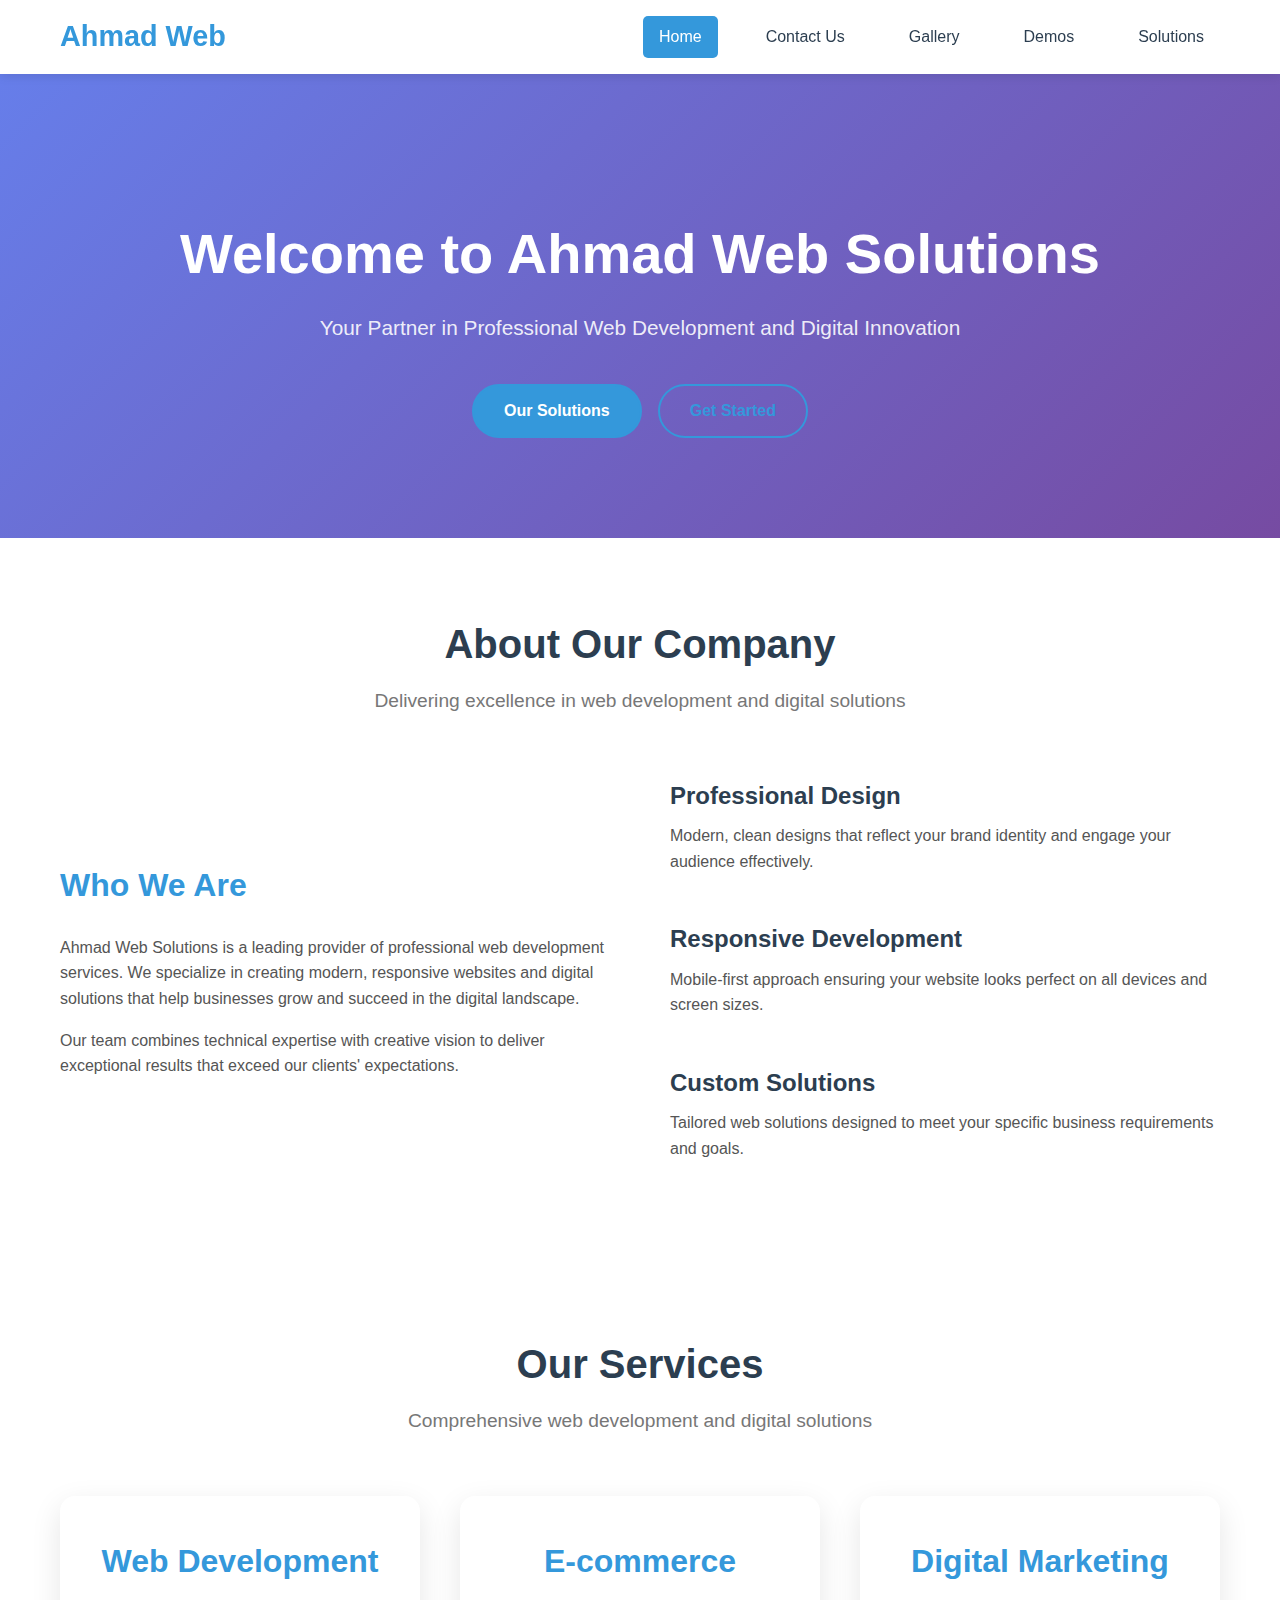
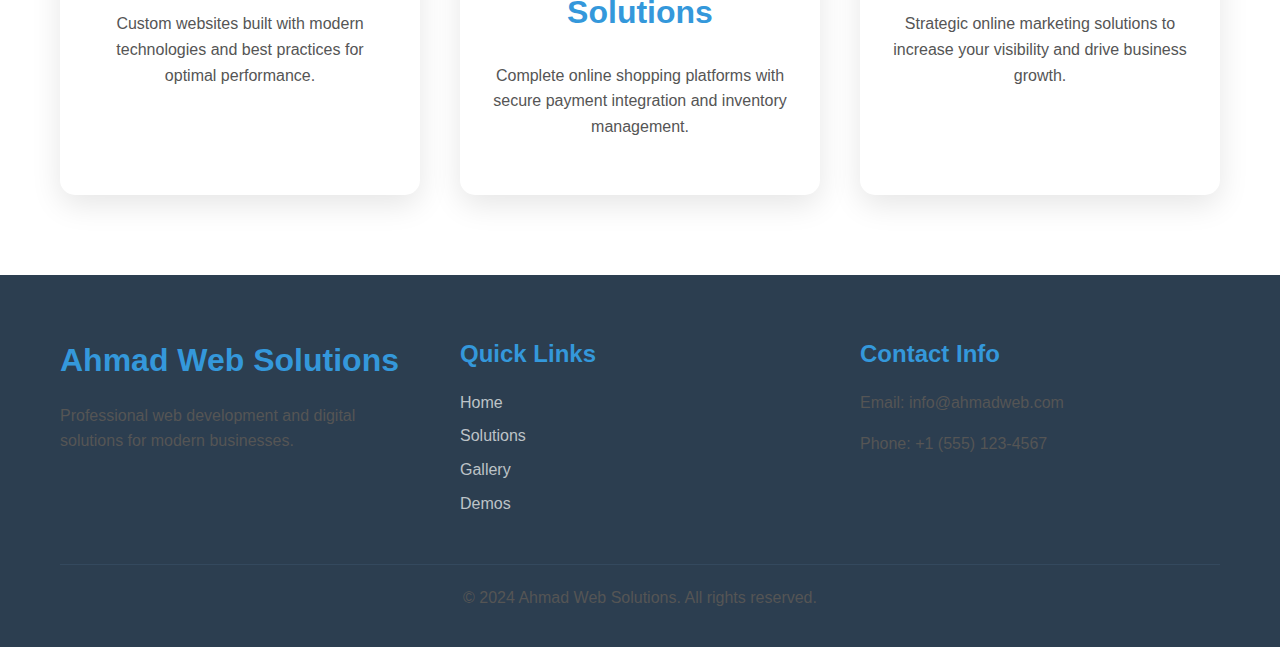
<file: index.html>
<!DOCTYPE html>
<html lang="en">
<head>
    <meta charset="UTF-8">
    <meta name="viewport" content="width=device-width, initial-scale=1.0">
    <title>Ahmad Web Solutions - Professional Web Development</title>
    <meta name="description" content="Professional web development and digital solutions for your business needs">
    <link rel="stylesheet" href="css/style.css">
</head>
<body>
    <nav class="navbar">
        <div class="nav-container">
            <div class="nav-logo">
                <h2>Ahmad Web</h2>
            </div>
            <div class="nav-menu">
                <a href="index.html" class="nav-link active">Home</a>
                <a href="contact.html" class="nav-link">Contact Us</a>
                <a href="gallery.html" class="nav-link">Gallery</a>
                <a href="demos.html" class="nav-link">Demos</a>
                <a href="solutions.html" class="nav-link">Solutions</a>
            </div>
            <div class="hamburger">
                <span></span>
                <span></span>
                <span></span>
            </div>
        </div>
    </nav>

    <header class="hero">
        <div class="hero-content">
            <h1>Welcome to Ahmad Web Solutions</h1>
            <p>Your Partner in Professional Web Development and Digital Innovation</p>
            <div class="hero-buttons">
                <a href="solutions.html" class="btn btn-primary">Our Solutions</a>
                <a href="contact.html" class="btn btn-secondary">Get Started</a>
            </div>
        </div>
    </header>

    <section class="about">
        <div class="container">
            <div class="section-header">
                <h2>About Our Company</h2>
                <p>Delivering excellence in web development and digital solutions</p>
            </div>
            <div class="about-content">
                <div class="about-text">
                    <h3>Who We Are</h3>
                    <p>Ahmad Web Solutions is a leading provider of professional web development services. We specialize in creating modern, responsive websites and digital solutions that help businesses grow and succeed in the digital landscape.</p>
                    <p>Our team combines technical expertise with creative vision to deliver exceptional results that exceed our clients' expectations.</p>
                </div>
                <div class="about-features">
                    <div class="feature">
                        <h4>Professional Design</h4>
                        <p>Modern, clean designs that reflect your brand identity and engage your audience effectively.</p>
                    </div>
                    <div class="feature">
                        <h4>Responsive Development</h4>
                        <p>Mobile-first approach ensuring your website looks perfect on all devices and screen sizes.</p>
                    </div>
                    <div class="feature">
                        <h4>Custom Solutions</h4>
                        <p>Tailored web solutions designed to meet your specific business requirements and goals.</p>
                    </div>
                </div>
            </div>
        </div>
    </section>

    <section class="services-preview">
        <div class="container">
            <div class="section-header">
                <h2>Our Services</h2>
                <p>Comprehensive web development and digital solutions</p>
            </div>
            <div class="services-grid">
                <div class="service-card">
                    <h3>Web Development</h3>
                    <p>Custom websites built with modern technologies and best practices for optimal performance.</p>
                </div>
                <div class="service-card">
                    <h3>E-commerce Solutions</h3>
                    <p>Complete online shopping platforms with secure payment integration and inventory management.</p>
                </div>
                <div class="service-card">
                    <h3>Digital Marketing</h3>
                    <p>Strategic online marketing solutions to increase your visibility and drive business growth.</p>
                </div>
            </div>
        </div>
    </section>

    <footer class="footer">
        <div class="container">
            <div class="footer-content">
                <div class="footer-section">
                    <h3>Ahmad Web Solutions</h3>
                    <p>Professional web development and digital solutions for modern businesses.</p>
                </div>
                <div class="footer-section">
                    <h4>Quick Links</h4>
                    <ul>
                        <li><a href="index.html">Home</a></li>
                        <li><a href="solutions.html">Solutions</a></li>
                        <li><a href="gallery.html">Gallery</a></li>
                        <li><a href="demos.html">Demos</a></li>
                    </ul>
                </div>
                <div class="footer-section">
                    <h4>Contact Info</h4>
                    <p>Email: info@ahmadweb.com</p>
                    <p>Phone: +1 (555) 123-4567</p>
                </div>
            </div>
            <div class="footer-bottom">
                <p>&copy; 2024 Ahmad Web Solutions. All rights reserved.</p>
            </div>
        </div>
    </footer>

    <script src="js/main.js"></script>
</body>
</html>
</file>
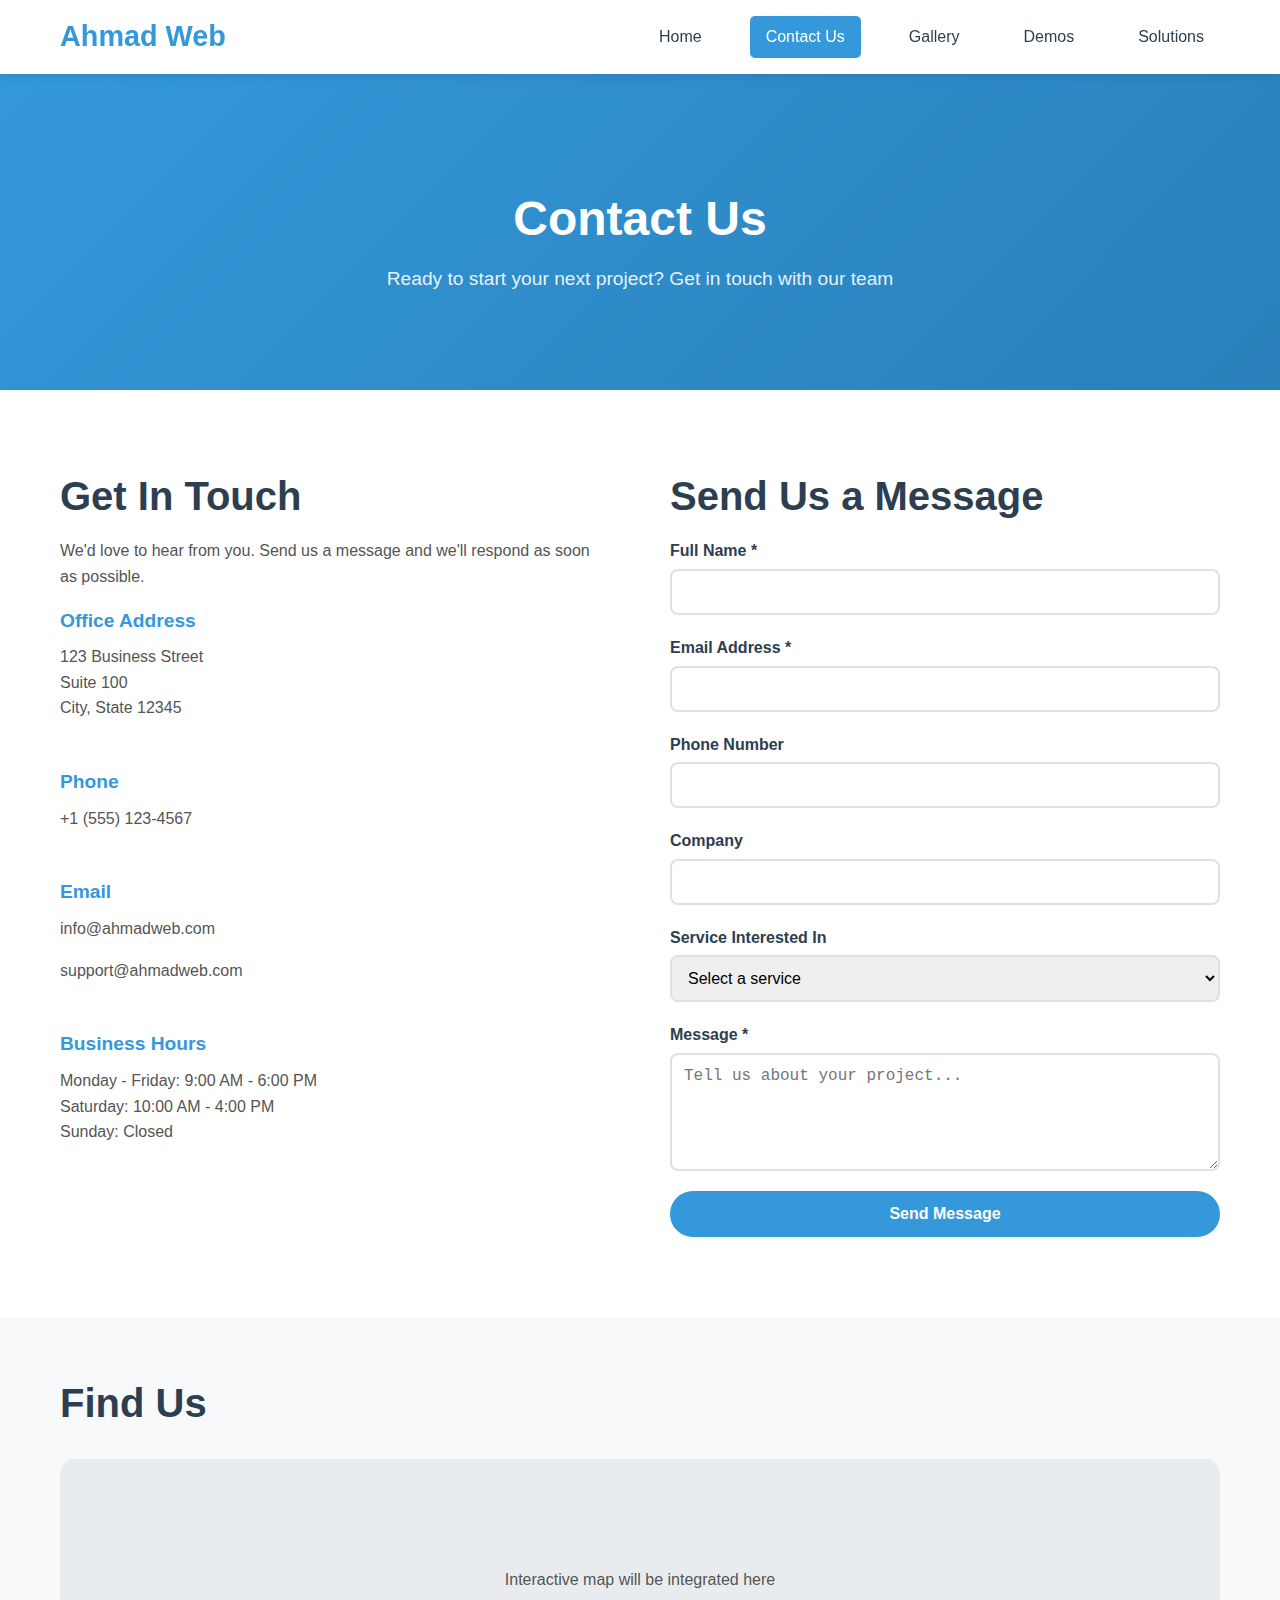
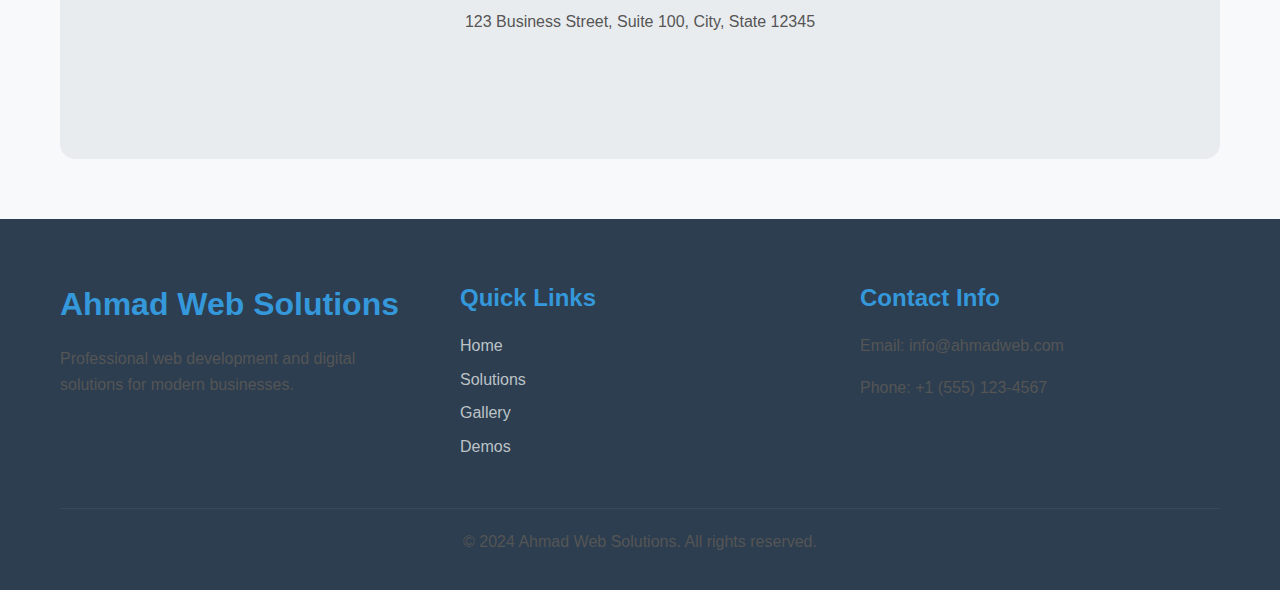
<file: contact.html>
<!DOCTYPE html>
<html lang="en">
<head>
    <meta charset="UTF-8">
    <meta name="viewport" content="width=device-width, initial-scale=1.0">
    <title>Contact Us - Ahmad Web Solutions</title>
    <meta name="description" content="Get in touch with Ahmad Web Solutions for your web development needs">
    <link rel="stylesheet" href="css/style.css">
</head>
<body>
    <nav class="navbar">
        <div class="nav-container">
            <div class="nav-logo">
                <h2>Ahmad Web</h2>
            </div>
            <div class="nav-menu">
                <a href="index.html" class="nav-link">Home</a>
                <a href="contact.html" class="nav-link active">Contact Us</a>
                <a href="gallery.html" class="nav-link">Gallery</a>
                <a href="demos.html" class="nav-link">Demos</a>
                <a href="solutions.html" class="nav-link">Solutions</a>
            </div>
            <div class="hamburger">
                <span></span>
                <span></span>
                <span></span>
            </div>
        </div>
    </nav>

    <div class="page-header">
        <div class="container">
            <h1>Contact Us</h1>
            <p>Ready to start your next project? Get in touch with our team</p>
        </div>
    </div>

    <section class="contact-section">
        <div class="container">
            <div class="contact-content">
                <div class="contact-info">
                    <h2>Get In Touch</h2>
                    <p>We'd love to hear from you. Send us a message and we'll respond as soon as possible.</p>
                    
                    <div class="contact-details">
                        <div class="contact-item">
                            <h3>Office Address</h3>
                            <p>123 Business Street<br>
                            Suite 100<br>
                            City, State 12345</p>
                        </div>
                        
                        <div class="contact-item">
                            <h3>Phone</h3>
                            <p>+1 (555) 123-4567</p>
                        </div>
                        
                        <div class="contact-item">
                            <h3>Email</h3>
                            <p>info@ahmadweb.com</p>
                            <p>support@ahmadweb.com</p>
                        </div>
                        
                        <div class="contact-item">
                            <h3>Business Hours</h3>
                            <p>Monday - Friday: 9:00 AM - 6:00 PM<br>
                            Saturday: 10:00 AM - 4:00 PM<br>
                            Sunday: Closed</p>
                        </div>
                    </div>
                </div>

                <div class="contact-form">
                    <h2>Send Us a Message</h2>
                    <form class="form" id="contactForm">
                        <div class="form-group">
                            <label for="name">Full Name *</label>
                            <input type="text" id="name" name="name" required>
                        </div>
                        
                        <div class="form-group">
                            <label for="email">Email Address *</label>
                            <input type="email" id="email" name="email" required>
                        </div>
                        
                        <div class="form-group">
                            <label for="phone">Phone Number</label>
                            <input type="tel" id="phone" name="phone">
                        </div>
                        
                        <div class="form-group">
                            <label for="company">Company</label>
                            <input type="text" id="company" name="company">
                        </div>
                        
                        <div class="form-group">
                            <label for="service">Service Interested In</label>
                            <select id="service" name="service">
                                <option value="">Select a service</option>
                                <option value="web-development">Web Development</option>
                                <option value="ecommerce">E-commerce Solutions</option>
                                <option value="digital-marketing">Digital Marketing</option>
                                <option value="consultation">Consultation</option>
                                <option value="other">Other</option>
                            </select>
                        </div>
                        
                        <div class="form-group">
                            <label for="message">Message *</label>
                            <textarea id="message" name="message" rows="5" required placeholder="Tell us about your project..."></textarea>
                        </div>
                        
                        <button type="submit" class="btn btn-primary">Send Message</button>
                    </form>
                </div>
            </div>
        </div>
    </section>

    <section class="map-section">
        <div class="container">
            <h2>Find Us</h2>
            <div class="map-placeholder">
                <p>Interactive map will be integrated here</p>
                <p>123 Business Street, Suite 100, City, State 12345</p>
            </div>
        </div>
    </section>

    <footer class="footer">
        <div class="container">
            <div class="footer-content">
                <div class="footer-section">
                    <h3>Ahmad Web Solutions</h3>
                    <p>Professional web development and digital solutions for modern businesses.</p>
                </div>
                <div class="footer-section">
                    <h4>Quick Links</h4>
                    <ul>
                        <li><a href="index.html">Home</a></li>
                        <li><a href="solutions.html">Solutions</a></li>
                        <li><a href="gallery.html">Gallery</a></li>
                        <li><a href="demos.html">Demos</a></li>
                    </ul>
                </div>
                <div class="footer-section">
                    <h4>Contact Info</h4>
                    <p>Email: info@ahmadweb.com</p>
                    <p>Phone: +1 (555) 123-4567</p>
                </div>
            </div>
            <div class="footer-bottom">
                <p>&copy; 2024 Ahmad Web Solutions. All rights reserved.</p>
            </div>
        </div>
    </footer>

    <script src="js/main.js"></script>
</body>
</html>
</file>
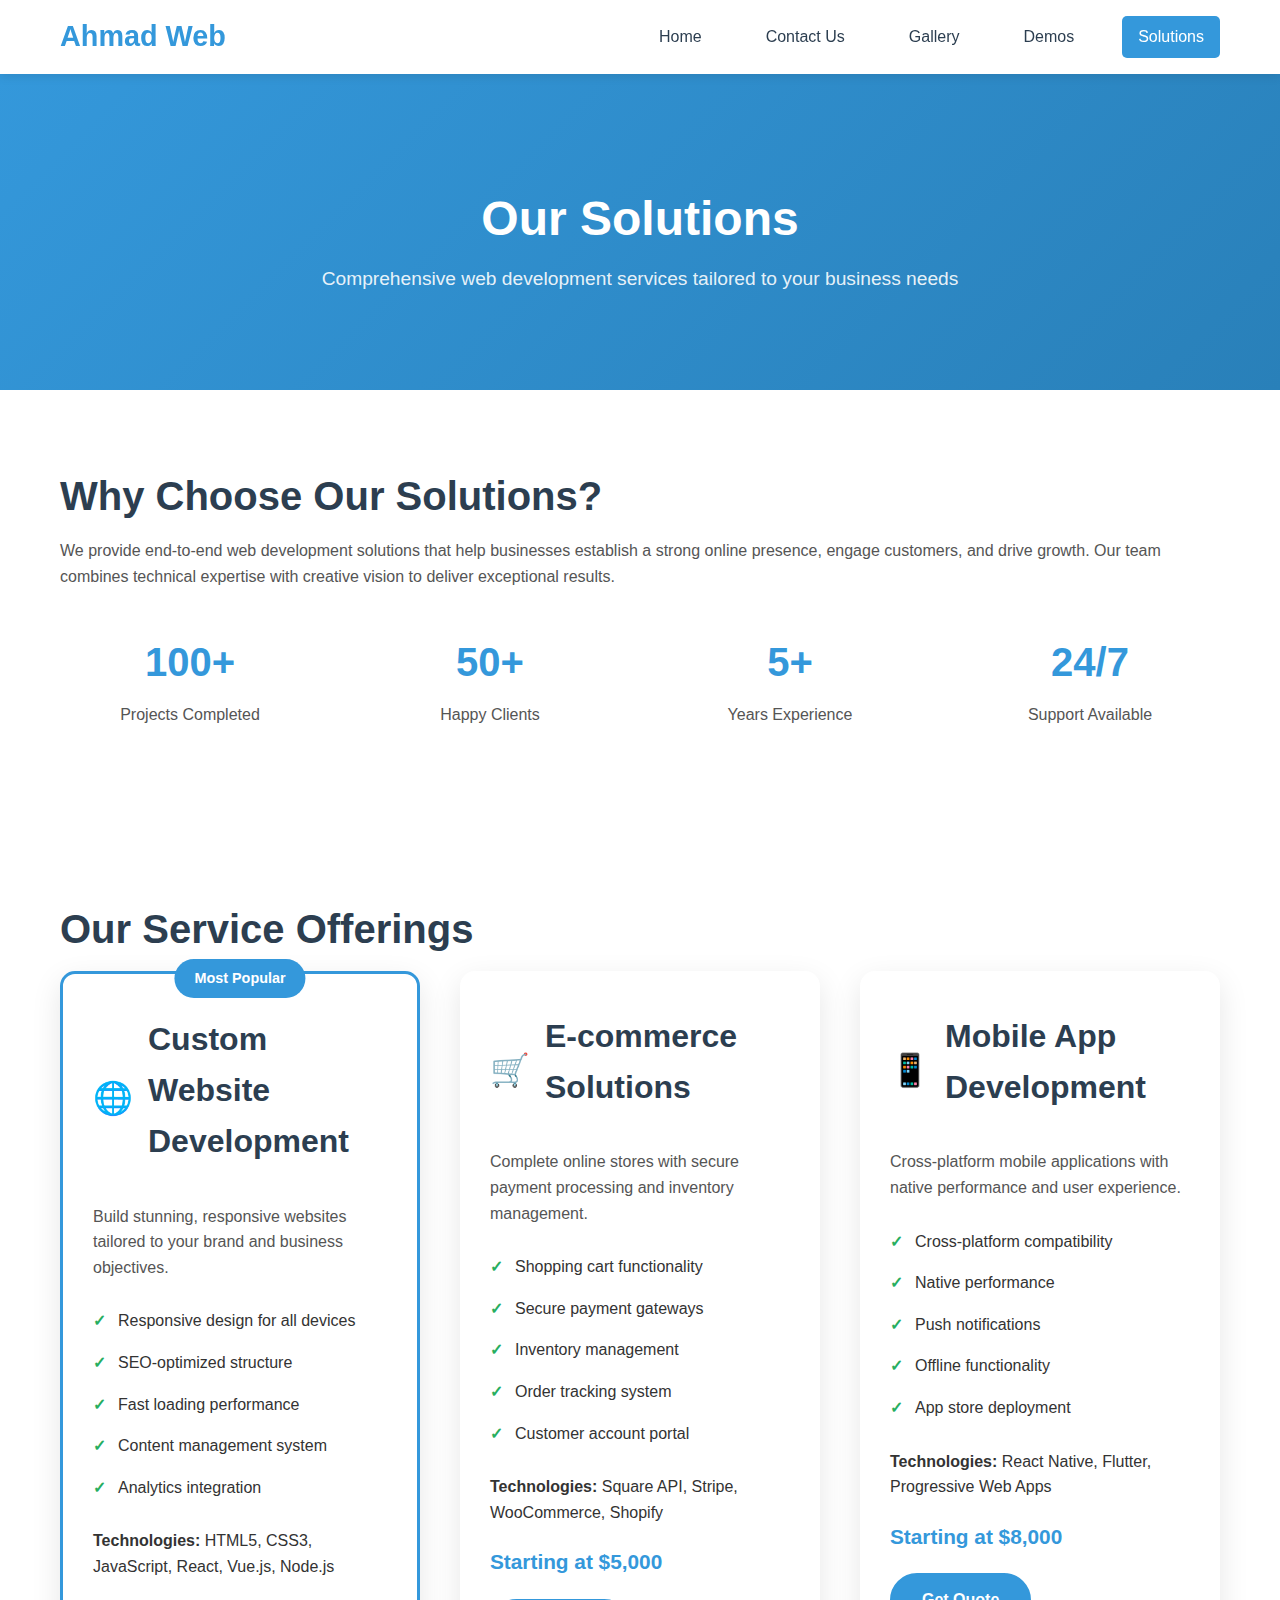
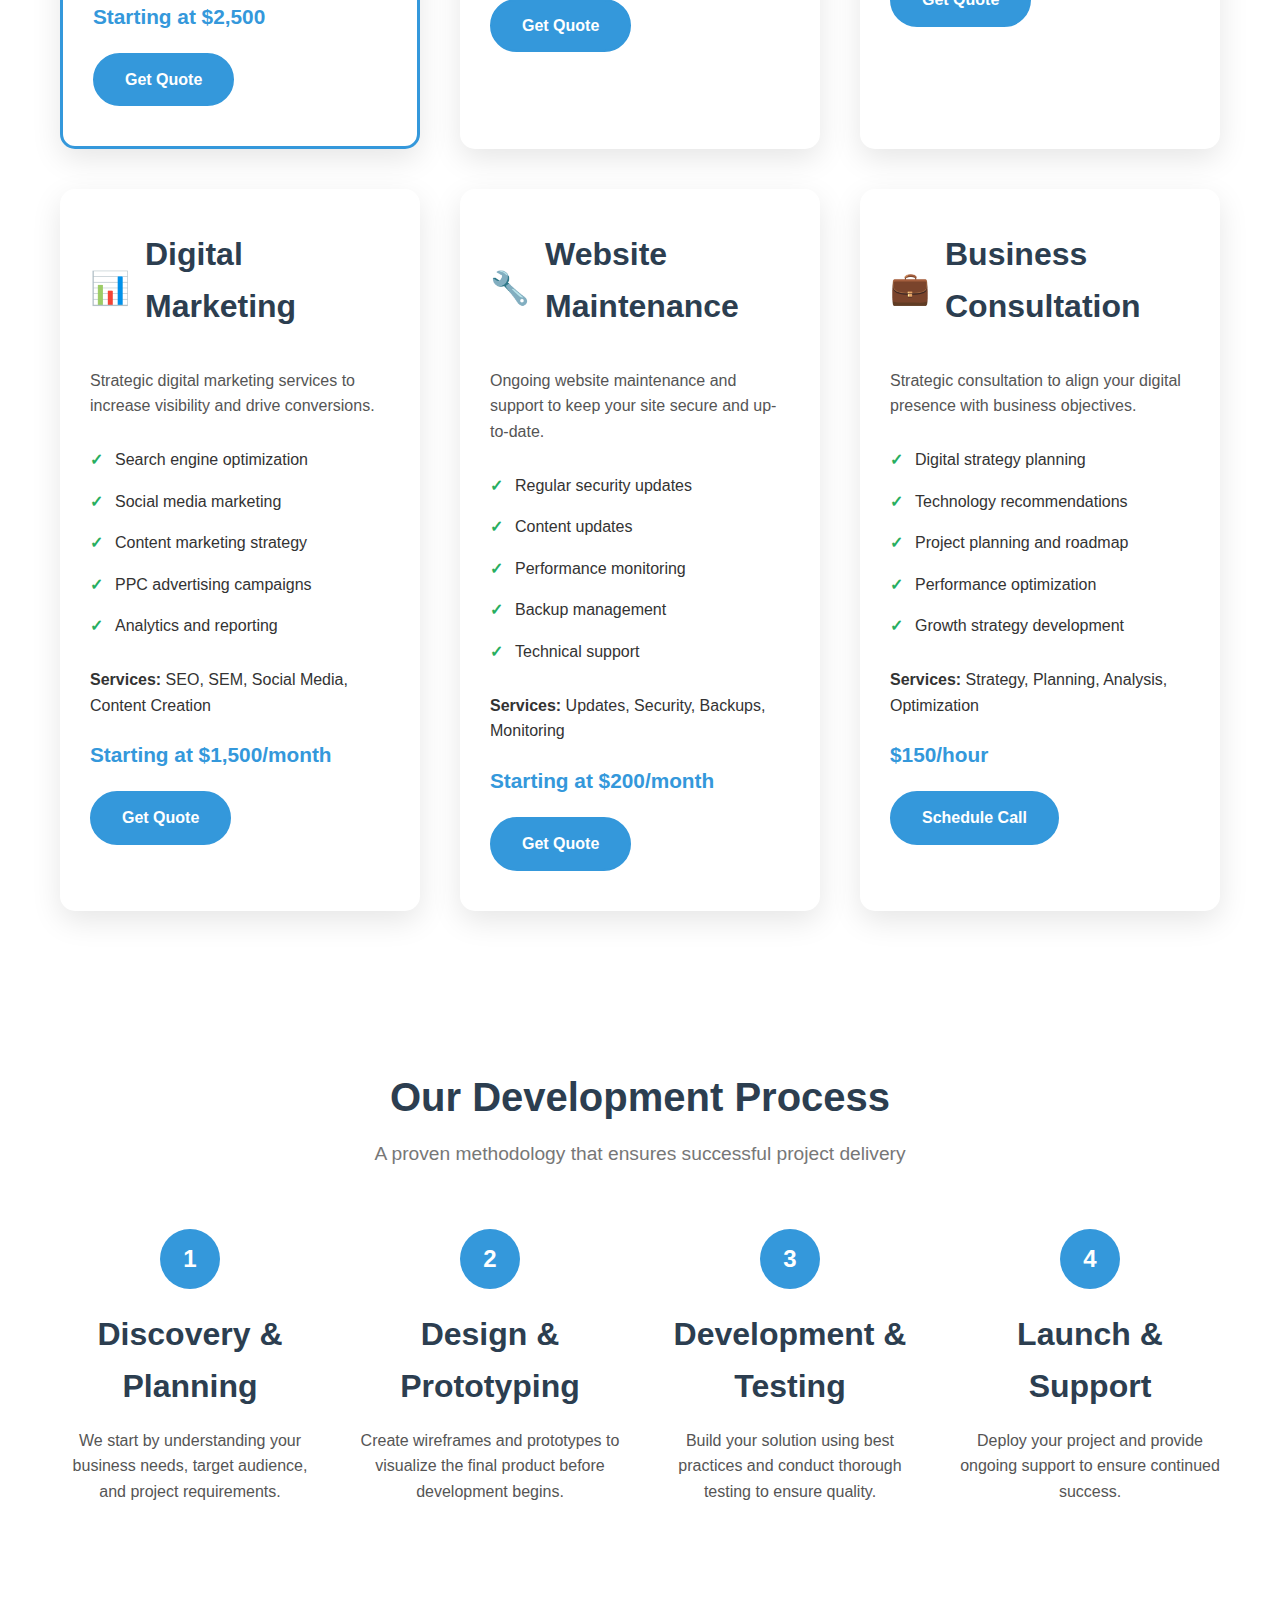
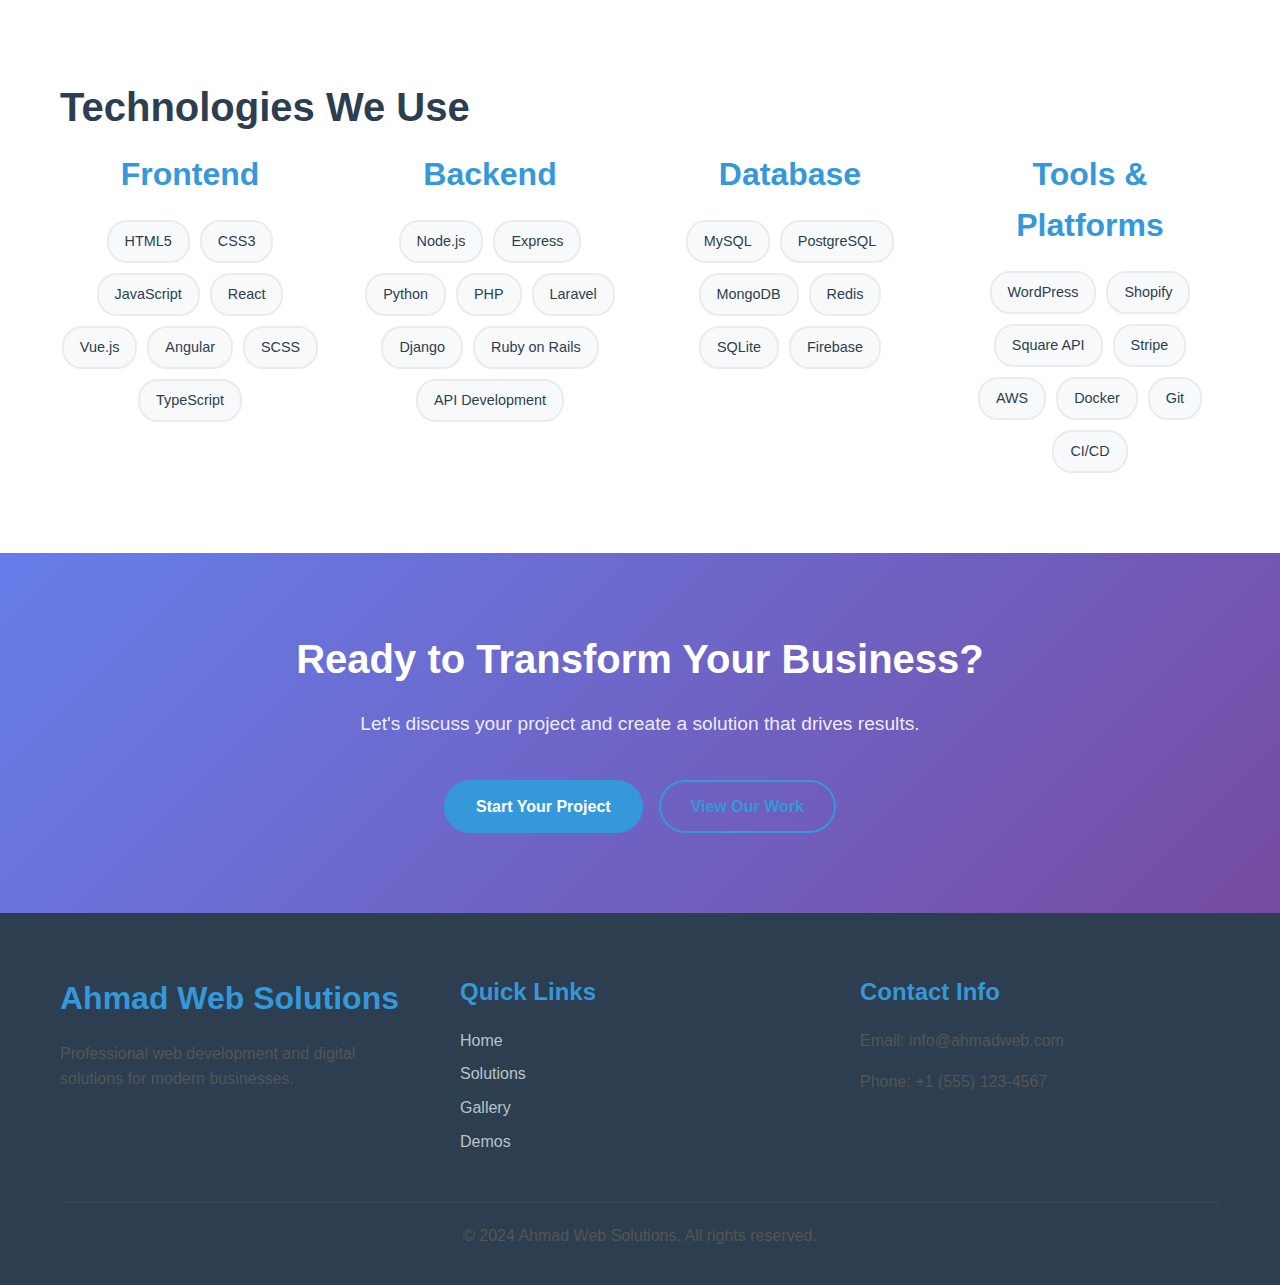
<file: solutions.html>
<!DOCTYPE html>
<html lang="en">
<head>
    <meta charset="UTF-8">
    <meta name="viewport" content="width=device-width, initial-scale=1.0">
    <title>Solutions - Ahmad Web Solutions</title>
    <meta name="description" content="Comprehensive web development solutions and services for your business needs">
    <link rel="stylesheet" href="css/style.css">
</head>
<body>
    <nav class="navbar">
        <div class="nav-container">
            <div class="nav-logo">
                <h2>Ahmad Web</h2>
            </div>
            <div class="nav-menu">
                <a href="index.html" class="nav-link">Home</a>
                <a href="contact.html" class="nav-link">Contact Us</a>
                <a href="gallery.html" class="nav-link">Gallery</a>
                <a href="demos.html" class="nav-link">Demos</a>
                <a href="solutions.html" class="nav-link active">Solutions</a>
            </div>
            <div class="hamburger">
                <span></span>
                <span></span>
                <span></span>
            </div>
        </div>
    </nav>

    <div class="page-header">
        <div class="container">
            <h1>Our Solutions</h1>
            <p>Comprehensive web development services tailored to your business needs</p>
        </div>
    </div>

    <section class="solutions-overview">
        <div class="container">
            <div class="overview-content">
                <h2>Why Choose Our Solutions?</h2>
                <p>We provide end-to-end web development solutions that help businesses establish a strong online presence, engage customers, and drive growth. Our team combines technical expertise with creative vision to deliver exceptional results.</p>
                <div class="overview-stats">
                    <div class="stat-item">
                        <h3>100+</h3>
                        <p>Projects Completed</p>
                    </div>
                    <div class="stat-item">
                        <h3>50+</h3>
                        <p>Happy Clients</p>
                    </div>
                    <div class="stat-item">
                        <h3>5+</h3>
                        <p>Years Experience</p>
                    </div>
                    <div class="stat-item">
                        <h3>24/7</h3>
                        <p>Support Available</p>
                    </div>
                </div>
            </div>
        </div>
    </section>

    <section class="solutions-grid">
        <div class="container">
            <h2>Our Service Offerings</h2>
            
            <div class="solution-category">
                <div class="solution-card featured">
                    <div class="solution-header">
                        <div class="solution-icon">🌐</div>
                        <h3>Custom Website Development</h3>
                    </div>
                    <div class="solution-content">
                        <p>Build stunning, responsive websites tailored to your brand and business objectives.</p>
                        <ul class="solution-features">
                            <li>Responsive design for all devices</li>
                            <li>SEO-optimized structure</li>
                            <li>Fast loading performance</li>
                            <li>Content management system</li>
                            <li>Analytics integration</li>
                        </ul>
                        <div class="solution-tech">
                            <strong>Technologies:</strong> HTML5, CSS3, JavaScript, React, Vue.js, Node.js
                        </div>
                        <div class="solution-pricing">
                            <span class="price">Starting at $2,500</span>
                        </div>
                        <a href="contact.html" class="btn btn-primary">Get Quote</a>
                    </div>
                </div>

                <div class="solution-card">
                    <div class="solution-header">
                        <div class="solution-icon">🛒</div>
                        <h3>E-commerce Solutions</h3>
                    </div>
                    <div class="solution-content">
                        <p>Complete online stores with secure payment processing and inventory management.</p>
                        <ul class="solution-features">
                            <li>Shopping cart functionality</li>
                            <li>Secure payment gateways</li>
                            <li>Inventory management</li>
                            <li>Order tracking system</li>
                            <li>Customer account portal</li>
                        </ul>
                        <div class="solution-tech">
                            <strong>Technologies:</strong> Square API, Stripe, WooCommerce, Shopify
                        </div>
                        <div class="solution-pricing">
                            <span class="price">Starting at $5,000</span>
                        </div>
                        <a href="contact.html" class="btn btn-primary">Get Quote</a>
                    </div>
                </div>

                <div class="solution-card">
                    <div class="solution-header">
                        <div class="solution-icon">📱</div>
                        <h3>Mobile App Development</h3>
                    </div>
                    <div class="solution-content">
                        <p>Cross-platform mobile applications with native performance and user experience.</p>
                        <ul class="solution-features">
                            <li>Cross-platform compatibility</li>
                            <li>Native performance</li>
                            <li>Push notifications</li>
                            <li>Offline functionality</li>
                            <li>App store deployment</li>
                        </ul>
                        <div class="solution-tech">
                            <strong>Technologies:</strong> React Native, Flutter, Progressive Web Apps
                        </div>
                        <div class="solution-pricing">
                            <span class="price">Starting at $8,000</span>
                        </div>
                        <a href="contact.html" class="btn btn-primary">Get Quote</a>
                    </div>
                </div>

                <div class="solution-card">
                    <div class="solution-header">
                        <div class="solution-icon">📊</div>
                        <h3>Digital Marketing</h3>
                    </div>
                    <div class="solution-content">
                        <p>Strategic digital marketing services to increase visibility and drive conversions.</p>
                        <ul class="solution-features">
                            <li>Search engine optimization</li>
                            <li>Social media marketing</li>
                            <li>Content marketing strategy</li>
                            <li>PPC advertising campaigns</li>
                            <li>Analytics and reporting</li>
                        </ul>
                        <div class="solution-tech">
                            <strong>Services:</strong> SEO, SEM, Social Media, Content Creation
                        </div>
                        <div class="solution-pricing">
                            <span class="price">Starting at $1,500/month</span>
                        </div>
                        <a href="contact.html" class="btn btn-primary">Get Quote</a>
                    </div>
                </div>

                <div class="solution-card">
                    <div class="solution-header">
                        <div class="solution-icon">🔧</div>
                        <h3>Website Maintenance</h3>
                    </div>
                    <div class="solution-content">
                        <p>Ongoing website maintenance and support to keep your site secure and up-to-date.</p>
                        <ul class="solution-features">
                            <li>Regular security updates</li>
                            <li>Content updates</li>
                            <li>Performance monitoring</li>
                            <li>Backup management</li>
                            <li>Technical support</li>
                        </ul>
                        <div class="solution-tech">
                            <strong>Services:</strong> Updates, Security, Backups, Monitoring
                        </div>
                        <div class="solution-pricing">
                            <span class="price">Starting at $200/month</span>
                        </div>
                        <a href="contact.html" class="btn btn-primary">Get Quote</a>
                    </div>
                </div>

                <div class="solution-card">
                    <div class="solution-header">
                        <div class="solution-icon">💼</div>
                        <h3>Business Consultation</h3>
                    </div>
                    <div class="solution-content">
                        <p>Strategic consultation to align your digital presence with business objectives.</p>
                        <ul class="solution-features">
                            <li>Digital strategy planning</li>
                            <li>Technology recommendations</li>
                            <li>Project planning and roadmap</li>
                            <li>Performance optimization</li>
                            <li>Growth strategy development</li>
                        </ul>
                        <div class="solution-tech">
                            <strong>Services:</strong> Strategy, Planning, Analysis, Optimization
                        </div>
                        <div class="solution-pricing">
                            <span class="price">$150/hour</span>
                        </div>
                        <a href="contact.html" class="btn btn-primary">Schedule Call</a>
                    </div>
                </div>
            </div>
        </div>
    </section>

    <section class="process-section">
        <div class="container">
            <div class="section-header">
                <h2>Our Development Process</h2>
                <p>A proven methodology that ensures successful project delivery</p>
            </div>
            <div class="process-steps">
                <div class="process-step">
                    <div class="step-number">1</div>
                    <h3>Discovery & Planning</h3>
                    <p>We start by understanding your business needs, target audience, and project requirements.</p>
                </div>
                <div class="process-step">
                    <div class="step-number">2</div>
                    <h3>Design & Prototyping</h3>
                    <p>Create wireframes and prototypes to visualize the final product before development begins.</p>
                </div>
                <div class="process-step">
                    <div class="step-number">3</div>
                    <h3>Development & Testing</h3>
                    <p>Build your solution using best practices and conduct thorough testing to ensure quality.</p>
                </div>
                <div class="process-step">
                    <div class="step-number">4</div>
                    <h3>Launch & Support</h3>
                    <p>Deploy your project and provide ongoing support to ensure continued success.</p>
                </div>
            </div>
        </div>
    </section>

    <section class="technologies-section">
        <div class="container">
            <h2>Technologies We Use</h2>
            <div class="tech-categories">
                <div class="tech-category">
                    <h3>Frontend</h3>
                    <div class="tech-tags">
                        <span class="tech-tag">HTML5</span>
                        <span class="tech-tag">CSS3</span>
                        <span class="tech-tag">JavaScript</span>
                        <span class="tech-tag">React</span>
                        <span class="tech-tag">Vue.js</span>
                        <span class="tech-tag">Angular</span>
                        <span class="tech-tag">SCSS</span>
                        <span class="tech-tag">TypeScript</span>
                    </div>
                </div>
                <div class="tech-category">
                    <h3>Backend</h3>
                    <div class="tech-tags">
                        <span class="tech-tag">Node.js</span>
                        <span class="tech-tag">Express</span>
                        <span class="tech-tag">Python</span>
                        <span class="tech-tag">PHP</span>
                        <span class="tech-tag">Laravel</span>
                        <span class="tech-tag">Django</span>
                        <span class="tech-tag">Ruby on Rails</span>
                        <span class="tech-tag">API Development</span>
                    </div>
                </div>
                <div class="tech-category">
                    <h3>Database</h3>
                    <div class="tech-tags">
                        <span class="tech-tag">MySQL</span>
                        <span class="tech-tag">PostgreSQL</span>
                        <span class="tech-tag">MongoDB</span>
                        <span class="tech-tag">Redis</span>
                        <span class="tech-tag">SQLite</span>
                        <span class="tech-tag">Firebase</span>
                    </div>
                </div>
                <div class="tech-category">
                    <h3>Tools & Platforms</h3>
                    <div class="tech-tags">
                        <span class="tech-tag">WordPress</span>
                        <span class="tech-tag">Shopify</span>
                        <span class="tech-tag">Square API</span>
                        <span class="tech-tag">Stripe</span>
                        <span class="tech-tag">AWS</span>
                        <span class="tech-tag">Docker</span>
                        <span class="tech-tag">Git</span>
                        <span class="tech-tag">CI/CD</span>
                    </div>
                </div>
            </div>
        </div>
    </section>

    <section class="cta-section">
        <div class="container">
            <div class="cta-content">
                <h2>Ready to Transform Your Business?</h2>
                <p>Let's discuss your project and create a solution that drives results.</p>
                <div class="cta-buttons">
                    <a href="contact.html" class="btn btn-primary">Start Your Project</a>
                    <a href="demos.html" class="btn btn-secondary">View Our Work</a>
                </div>
            </div>
        </div>
    </section>

    <footer class="footer">
        <div class="container">
            <div class="footer-content">
                <div class="footer-section">
                    <h3>Ahmad Web Solutions</h3>
                    <p>Professional web development and digital solutions for modern businesses.</p>
                </div>
                <div class="footer-section">
                    <h4>Quick Links</h4>
                    <ul>
                        <li><a href="index.html">Home</a></li>
                        <li><a href="solutions.html">Solutions</a></li>
                        <li><a href="gallery.html">Gallery</a></li>
                        <li><a href="demos.html">Demos</a></li>
                    </ul>
                </div>
                <div class="footer-section">
                    <h4>Contact Info</h4>
                    <p>Email: info@ahmadweb.com</p>
                    <p>Phone: +1 (555) 123-4567</p>
                </div>
            </div>
            <div class="footer-bottom">
                <p>&copy; 2024 Ahmad Web Solutions. All rights reserved.</p>
            </div>
        </div>
    </footer>

    <script src="js/main.js"></script>
</body>
</html>
</file>
<file: css/style.css>
/* Reset and Base Styles */
* {
    margin: 0;
    padding: 0;
    box-sizing: border-box;
}

html {
    scroll-behavior: smooth;
}

body {
    font-family: -apple-system, BlinkMacSystemFont, 'Segoe UI', Roboto, Oxygen, Ubuntu, Cantarell, sans-serif;
    line-height: 1.6;
    color: #333;
    background-color: #ffffff;
}

.container {
    max-width: 1200px;
    margin: 0 auto;
    padding: 0 20px;
}

/* Typography */
h1, h2, h3, h4, h5, h6 {
    font-weight: 700;
    color: #2c3e50;
    margin-bottom: 1rem;
}

h1 {
    font-size: 3rem;
    line-height: 1.2;
}

h2 {
    font-size: 2.5rem;
    line-height: 1.3;
}

h3 {
    font-size: 2rem;
}

h4 {
    font-size: 1.5rem;
}

p {
    margin-bottom: 1rem;
    color: #555;
}

/* Navigation */
.navbar {
    background: #ffffff;
    box-shadow: 0 2px 10px rgba(0,0,0,0.1);
    position: fixed;
    top: 0;
    left: 0;
    right: 0;
    z-index: 1000;
    transition: all 0.3s ease;
}

.nav-container {
    display: flex;
    justify-content: space-between;
    align-items: center;
    padding: 1rem 20px;
    max-width: 1200px;
    margin: 0 auto;
}

.nav-logo h2 {
    color: #3498db;
    margin: 0;
    font-size: 1.8rem;
}

.nav-menu {
    display: flex;
    gap: 2rem;
}

.nav-link {
    text-decoration: none;
    color: #2c3e50;
    font-weight: 500;
    padding: 0.5rem 1rem;
    border-radius: 5px;
    transition: all 0.3s ease;
}

.nav-link:hover,
.nav-link.active {
    background: #3498db;
    color: #ffffff;
}

.hamburger {
    display: none;
    flex-direction: column;
    cursor: pointer;
}

.hamburger span {
    width: 25px;
    height: 3px;
    background: #2c3e50;
    margin: 3px 0;
    transition: 0.3s;
}

/* Hero Section */
.hero {
    background: linear-gradient(135deg, #667eea 0%, #764ba2 100%);
    color: white;
    padding: 150px 0 100px;
    text-align: center;
    margin-top: 70px;
}

.hero-content h1 {
    color: white;
    margin-bottom: 1.5rem;
    font-size: 3.5rem;
}

.hero-content p {
    font-size: 1.3rem;
    margin-bottom: 2.5rem;
    color: rgba(255,255,255,0.9);
}

.hero-buttons {
    display: flex;
    gap: 1rem;
    justify-content: center;
    flex-wrap: wrap;
}

/* Page Header */
.page-header {
    background: linear-gradient(135deg, #3498db 0%, #2980b9 100%);
    color: white;
    padding: 120px 0 80px;
    text-align: center;
    margin-top: 70px;
}

.page-header h1 {
    color: white;
    font-size: 3rem;
    margin-bottom: 1rem;
}

.page-header p {
    font-size: 1.2rem;
    color: rgba(255,255,255,0.9);
}

/* Buttons */
.btn {
    display: inline-block;
    padding: 12px 30px;
    text-decoration: none;
    border-radius: 50px;
    font-weight: 600;
    font-size: 1rem;
    text-align: center;
    transition: all 0.3s ease;
    border: 2px solid transparent;
    cursor: pointer;
}

.btn-primary {
    background: #3498db;
    color: white;
    border-color: #3498db;
}

.btn-primary:hover {
    background: #2980b9;
    border-color: #2980b9;
    transform: translateY(-2px);
}

.btn-secondary {
    background: transparent;
    color: #3498db;
    border-color: #3498db;
}

.btn-secondary:hover {
    background: #3498db;
    color: white;
    transform: translateY(-2px);
}

.btn-outline {
    background: transparent;
    color: #2c3e50;
    border-color: #2c3e50;
}

.btn-outline:hover {
    background: #2c3e50;
    color: white;
}

/* Sections */
.about, .services-preview, .contact-section, .gallery-section, .demos-section, .solutions-overview, .solutions-grid, .process-section, .technologies-section {
    padding: 80px 0;
}

.section-header {
    text-align: center;
    margin-bottom: 60px;
}

.section-header h2 {
    font-size: 2.5rem;
    margin-bottom: 1rem;
}

.section-header p {
    font-size: 1.2rem;
    color: #777;
}

/* About Section */
.about-content {
    display: grid;
    grid-template-columns: 1fr 1fr;
    gap: 60px;
    align-items: center;
}

.about-text h3 {
    color: #3498db;
    margin-bottom: 1.5rem;
}

.about-features {
    display: grid;
    gap: 30px;
}

.feature h4 {
    color: #2c3e50;
    margin-bottom: 0.5rem;
}

/* Services Grid */
.services-grid {
    display: grid;
    grid-template-columns: repeat(auto-fit, minmax(350px, 1fr));
    gap: 40px;
}

.service-card {
    background: white;
    padding: 40px 30px;
    border-radius: 15px;
    box-shadow: 0 10px 30px rgba(0,0,0,0.1);
    text-align: center;
    transition: transform 0.3s ease, box-shadow 0.3s ease;
}

.service-card:hover {
    transform: translateY(-10px);
    box-shadow: 0 20px 40px rgba(0,0,0,0.15);
}

.service-card h3 {
    color: #3498db;
    margin-bottom: 1.5rem;
}

/* Contact Form */
.contact-content {
    display: grid;
    grid-template-columns: 1fr 1fr;
    gap: 60px;
}

.contact-details {
    display: grid;
    gap: 30px;
}

.contact-item h3 {
    color: #3498db;
    margin-bottom: 0.5rem;
    font-size: 1.2rem;
}

.form {
    display: grid;
    gap: 20px;
}

.form-group {
    display: flex;
    flex-direction: column;
}

.form-group label {
    margin-bottom: 5px;
    font-weight: 600;
    color: #2c3e50;
}

.form-group input,
.form-group select,
.form-group textarea {
    padding: 12px;
    border: 2px solid #e0e0e0;
    border-radius: 8px;
    font-size: 1rem;
    transition: border-color 0.3s ease;
}

.form-group input:focus,
.form-group select:focus,
.form-group textarea:focus {
    outline: none;
    border-color: #3498db;
}

/* Gallery */
.gallery-filters {
    display: flex;
    justify-content: center;
    gap: 1rem;
    margin-bottom: 40px;
    flex-wrap: wrap;
}

.filter-btn {
    background: transparent;
    border: 2px solid #3498db;
    color: #3498db;
    padding: 8px 20px;
    border-radius: 25px;
    cursor: pointer;
    transition: all 0.3s ease;
}

.filter-btn:hover,
.filter-btn.active {
    background: #3498db;
    color: white;
}

.gallery-grid {
    display: grid;
    grid-template-columns: repeat(auto-fit, minmax(350px, 1fr));
    gap: 30px;
}

.gallery-item {
    position: relative;
    border-radius: 15px;
    overflow: hidden;
    box-shadow: 0 10px 30px rgba(0,0,0,0.1);
    transition: transform 0.3s ease;
}

.gallery-item:hover {
    transform: scale(1.03);
}

.gallery-image {
    position: relative;
    overflow: hidden;
}

.gallery-image img {
    width: 100%;
    height: 250px;
    object-fit: cover;
}

.gallery-overlay {
    position: absolute;
    top: 0;
    left: 0;
    right: 0;
    bottom: 0;
    background: linear-gradient(to bottom, transparent, rgba(0,0,0,0.8));
    color: white;
    padding: 20px;
    display: flex;
    flex-direction: column;
    justify-content: flex-end;
    opacity: 0;
    transition: opacity 0.3s ease;
}

.gallery-item:hover .gallery-overlay {
    opacity: 1;
}

.gallery-tags {
    display: flex;
    gap: 10px;
    margin-top: 10px;
    flex-wrap: wrap;
}

.gallery-tags span {
    background: rgba(255,255,255,0.2);
    padding: 4px 12px;
    border-radius: 15px;
    font-size: 0.9rem;
}

/* Demos */
.demo-categories {
    margin-bottom: 40px;
}

.category-tabs {
    display: flex;
    justify-content: center;
    gap: 1rem;
    margin-top: 20px;
    flex-wrap: wrap;
}

.tab-btn {
    background: transparent;
    border: 2px solid #3498db;
    color: #3498db;
    padding: 10px 25px;
    border-radius: 25px;
    cursor: pointer;
    transition: all 0.3s ease;
}

.tab-btn:hover,
.tab-btn.active {
    background: #3498db;
    color: white;
}

.demos-grid {
    display: grid;
    grid-template-columns: repeat(auto-fit, minmax(400px, 1fr));
    gap: 40px;
}

.demo-card {
    background: white;
    border-radius: 15px;
    overflow: hidden;
    box-shadow: 0 10px 30px rgba(0,0,0,0.1);
    transition: transform 0.3s ease;
}

.demo-card:hover {
    transform: translateY(-5px);
}

.demo-preview {
    position: relative;
    height: 200px;
    overflow: hidden;
}

.demo-preview img {
    width: 100%;
    height: 100%;
    object-fit: cover;
}

.demo-overlay {
    position: absolute;
    top: 0;
    left: 0;
    right: 0;
    bottom: 0;
    background: rgba(0,0,0,0.7);
    display: flex;
    align-items: center;
    justify-content: center;
    opacity: 0;
    transition: opacity 0.3s ease;
}

.demo-preview:hover .demo-overlay {
    opacity: 1;
}

.demo-info {
    padding: 30px;
}

.demo-features {
    display: flex;
    gap: 10px;
    margin: 15px 0;
    flex-wrap: wrap;
}

.feature-tag {
    background: #e8f4f8;
    color: #3498db;
    padding: 4px 12px;
    border-radius: 15px;
    font-size: 0.9rem;
}

.demo-tech {
    margin: 15px 0;
    font-size: 0.9rem;
    color: #777;
}

.demo-actions {
    display: flex;
    gap: 15px;
    margin-top: 20px;
}

/* Solutions */
.overview-stats {
    display: grid;
    grid-template-columns: repeat(auto-fit, minmax(150px, 1fr));
    gap: 40px;
    margin-top: 40px;
}

.stat-item {
    text-align: center;
}

.stat-item h3 {
    font-size: 2.5rem;
    color: #3498db;
    margin-bottom: 0.5rem;
}

.solution-category {
    display: grid;
    grid-template-columns: repeat(auto-fit, minmax(350px, 1fr));
    gap: 40px;
}

.solution-card {
    background: white;
    border-radius: 15px;
    padding: 40px 30px;
    box-shadow: 0 10px 30px rgba(0,0,0,0.1);
    transition: transform 0.3s ease, box-shadow 0.3s ease;
}

.solution-card:hover {
    transform: translateY(-5px);
    box-shadow: 0 20px 40px rgba(0,0,0,0.15);
}

.solution-card.featured {
    border: 3px solid #3498db;
    position: relative;
}

.solution-card.featured::before {
    content: "Most Popular";
    position: absolute;
    top: -15px;
    left: 50%;
    transform: translateX(-50%);
    background: #3498db;
    color: white;
    padding: 8px 20px;
    border-radius: 20px;
    font-size: 0.9rem;
    font-weight: 600;
}

.solution-header {
    display: flex;
    align-items: center;
    gap: 15px;
    margin-bottom: 20px;
}

.solution-icon {
    font-size: 2rem;
}

.solution-features {
    list-style: none;
    margin: 20px 0;
}

.solution-features li {
    padding: 8px 0;
    position: relative;
    padding-left: 25px;
}

.solution-features li::before {
    content: "✓";
    position: absolute;
    left: 0;
    color: #27ae60;
    font-weight: bold;
}

.solution-tech,
.solution-pricing {
    margin: 20px 0;
}

.price {
    font-size: 1.3rem;
    font-weight: bold;
    color: #3498db;
}

/* Process Steps */
.process-steps {
    display: grid;
    grid-template-columns: repeat(auto-fit, minmax(250px, 1fr));
    gap: 40px;
}

.process-step {
    text-align: center;
    position: relative;
}

.step-number {
    width: 60px;
    height: 60px;
    background: #3498db;
    color: white;
    border-radius: 50%;
    display: flex;
    align-items: center;
    justify-content: center;
    font-size: 1.5rem;
    font-weight: bold;
    margin: 0 auto 20px;
}

/* Technologies */
.tech-categories {
    display: grid;
    grid-template-columns: repeat(auto-fit, minmax(250px, 1fr));
    gap: 40px;
}

.tech-category h3 {
    color: #3498db;
    margin-bottom: 20px;
    text-align: center;
}

.tech-tags {
    display: flex;
    flex-wrap: wrap;
    gap: 10px;
    justify-content: center;
}

.tech-tag {
    background: #f8f9fa;
    color: #2c3e50;
    padding: 8px 16px;
    border-radius: 20px;
    font-size: 0.9rem;
    border: 2px solid #e9ecef;
    transition: all 0.3s ease;
}

.tech-tag:hover {
    background: #3498db;
    color: white;
    border-color: #3498db;
}

/* Map Section */
.map-section {
    background: #f8f9fa;
    padding: 60px 0;
}

.map-placeholder {
    background: #e9ecef;
    height: 300px;
    border-radius: 15px;
    display: flex;
    flex-direction: column;
    align-items: center;
    justify-content: center;
    color: #666;
    margin-top: 30px;
}

/* Testimonials */
.testimonial-section {
    background: #f8f9fa;
    padding: 80px 0;
}

.testimonials {
    display: grid;
    grid-template-columns: repeat(auto-fit, minmax(400px, 1fr));
    gap: 40px;
}

.testimonial {
    background: white;
    padding: 40px;
    border-radius: 15px;
    box-shadow: 0 10px 30px rgba(0,0,0,0.1);
    position: relative;
}

.testimonial::before {
    content: '"';
    font-size: 4rem;
    color: #3498db;
    position: absolute;
    top: -10px;
    left: 20px;
}

.testimonial-author {
    margin-top: 20px;
    text-align: right;
}

.testimonial-author strong {
    color: #2c3e50;
    display: block;
}

.testimonial-author span {
    color: #777;
    font-size: 0.9rem;
}

/* Demo Features */
.demo-features {
    background: white;
    padding: 80px 0;
}

.features-grid {
    display: grid;
    grid-template-columns: repeat(auto-fit, minmax(250px, 1fr));
    gap: 40px;
}

.feature-item {
    text-align: center;
    padding: 30px 20px;
}

.feature-icon {
    font-size: 3rem;
    margin-bottom: 20px;
}

/* CTA Section */
.cta-section {
    background: linear-gradient(135deg, #667eea 0%, #764ba2 100%);
    color: white;
    padding: 80px 0;
    text-align: center;
}

.cta-content h2 {
    color: white;
    font-size: 2.5rem;
    margin-bottom: 1.5rem;
}

.cta-content p {
    font-size: 1.2rem;
    margin-bottom: 2.5rem;
    color: rgba(255,255,255,0.9);
}

.cta-buttons {
    display: flex;
    gap: 1rem;
    justify-content: center;
    flex-wrap: wrap;
}

/* Load More */
.load-more {
    text-align: center;
    margin-top: 60px;
}

/* Footer */
.footer {
    background: #2c3e50;
    color: white;
    padding: 60px 0 20px;
}

.footer-content {
    display: grid;
    grid-template-columns: repeat(auto-fit, minmax(250px, 1fr));
    gap: 40px;
    margin-bottom: 40px;
}

.footer-section h3,
.footer-section h4 {
    color: #3498db;
    margin-bottom: 1rem;
}

.footer-section ul {
    list-style: none;
}

.footer-section ul li {
    margin-bottom: 0.5rem;
}

.footer-section ul li a {
    color: #bdc3c7;
    text-decoration: none;
    transition: color 0.3s ease;
}

.footer-section ul li a:hover {
    color: #3498db;
}

.footer-bottom {
    text-align: center;
    padding-top: 20px;
    border-top: 1px solid #34495e;
    color: #bdc3c7;
}

/* Responsive Design */
@media (max-width: 768px) {
    .nav-menu {
        position: fixed;
        top: 70px;
        left: -100%;
        width: 100%;
        height: calc(100vh - 70px);
        background: white;
        flex-direction: column;
        align-items: center;
        justify-content: flex-start;
        padding-top: 2rem;
        transition: left 0.3s ease;
        box-shadow: 0 2px 10px rgba(0,0,0,0.1);
    }

    .nav-menu.active {
        left: 0;
    }

    .hamburger {
        display: flex;
    }

    .hamburger.active span:nth-child(1) {
        transform: rotate(-45deg) translate(-5px, 6px);
    }

    .hamburger.active span:nth-child(2) {
        opacity: 0;
    }

    .hamburger.active span:nth-child(3) {
        transform: rotate(45deg) translate(-5px, -6px);
    }

    .hero-content h1 {
        font-size: 2.5rem;
    }

    .page-header h1 {
        font-size: 2.5rem;
    }

    h1 {
        font-size: 2.5rem;
    }

    h2 {
        font-size: 2rem;
    }

    .about-content {
        grid-template-columns: 1fr;
        gap: 40px;
    }

    .contact-content {
        grid-template-columns: 1fr;
        gap: 40px;
    }

    .hero-buttons,
    .cta-buttons {
        flex-direction: column;
        align-items: center;
    }

    .demos-grid {
        grid-template-columns: 1fr;
    }

    .gallery-grid {
        grid-template-columns: repeat(auto-fit, minmax(300px, 1fr));
    }

    .services-grid,
    .solution-category {
        grid-template-columns: 1fr;
    }

    .process-steps {
        grid-template-columns: repeat(auto-fit, minmax(200px, 1fr));
    }

    .tech-categories {
        grid-template-columns: 1fr;
    }

    .overview-stats {
        grid-template-columns: repeat(2, 1fr);
    }

    .testimonials {
        grid-template-columns: 1fr;
    }

    .demo-actions {
        flex-direction: column;
    }
}

@media (max-width: 480px) {
    .container {
        padding: 0 15px;
    }

    .hero {
        padding: 120px 0 80px;
    }

    .page-header {
        padding: 100px 0 60px;
    }

    .hero-content h1,
    .page-header h1 {
        font-size: 2rem;
    }

    .section-header h2 {
        font-size: 2rem;
    }

    .btn {
        padding: 10px 25px;
        font-size: 0.9rem;
    }

    .gallery-grid {
        grid-template-columns: 1fr;
    }

    .overview-stats {
        grid-template-columns: 1fr;
    }

    .feature-item {
        padding: 20px 10px;
    }
}

/* Utility Classes */
.text-center {
    text-align: center;
}

.text-left {
    text-align: left;
}

.text-right {
    text-align: right;
}

.mb-1 { margin-bottom: 1rem; }
.mb-2 { margin-bottom: 2rem; }
.mb-3 { margin-bottom: 3rem; }

.mt-1 { margin-top: 1rem; }
.mt-2 { margin-top: 2rem; }
.mt-3 { margin-top: 3rem; }

.hidden {
    display: none;
}

/* Animations */
@keyframes fadeInUp {
    from {
        opacity: 0;
        transform: translateY(30px);
    }
    to {
        opacity: 1;
        transform: translateY(0);
    }
}

.fade-in-up {
    animation: fadeInUp 0.6s ease forwards;
}

/* Smooth scrolling offset for fixed navbar */
html {
    scroll-padding-top: 70px;
}
</file>
